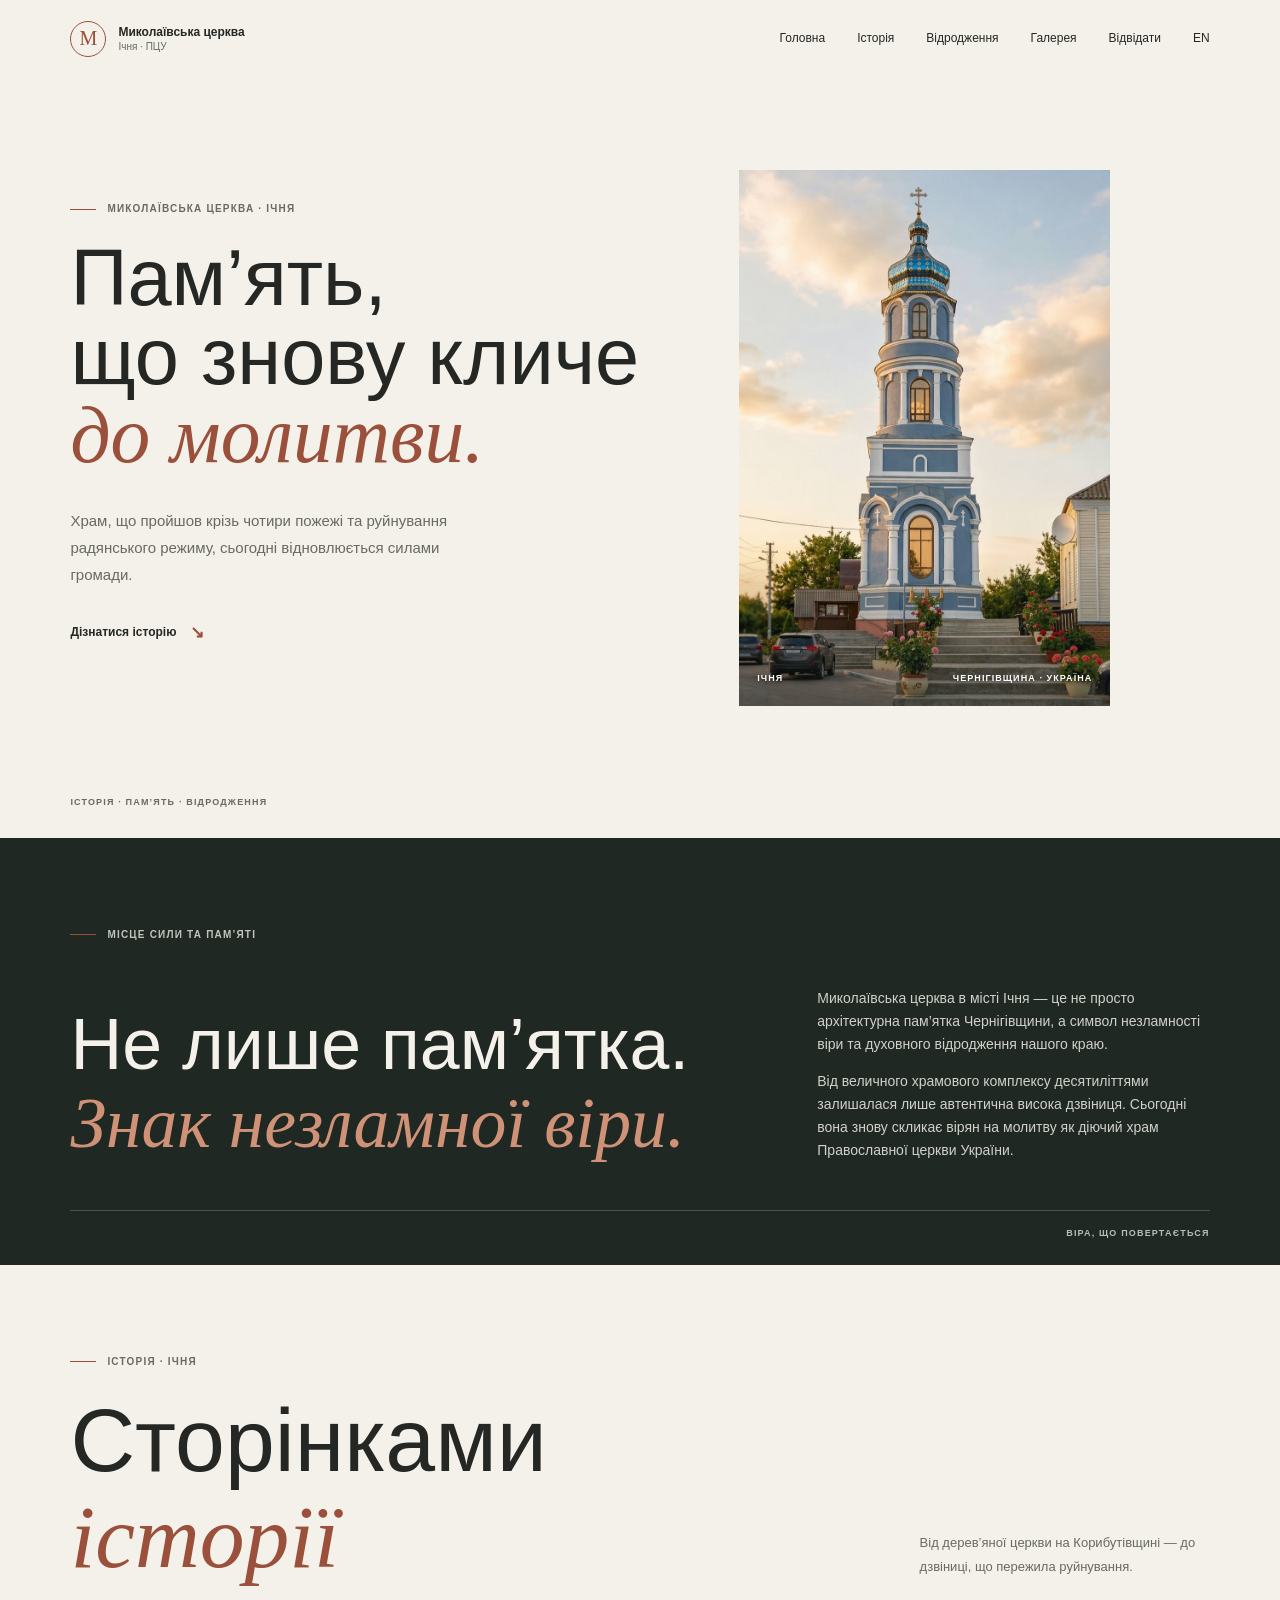
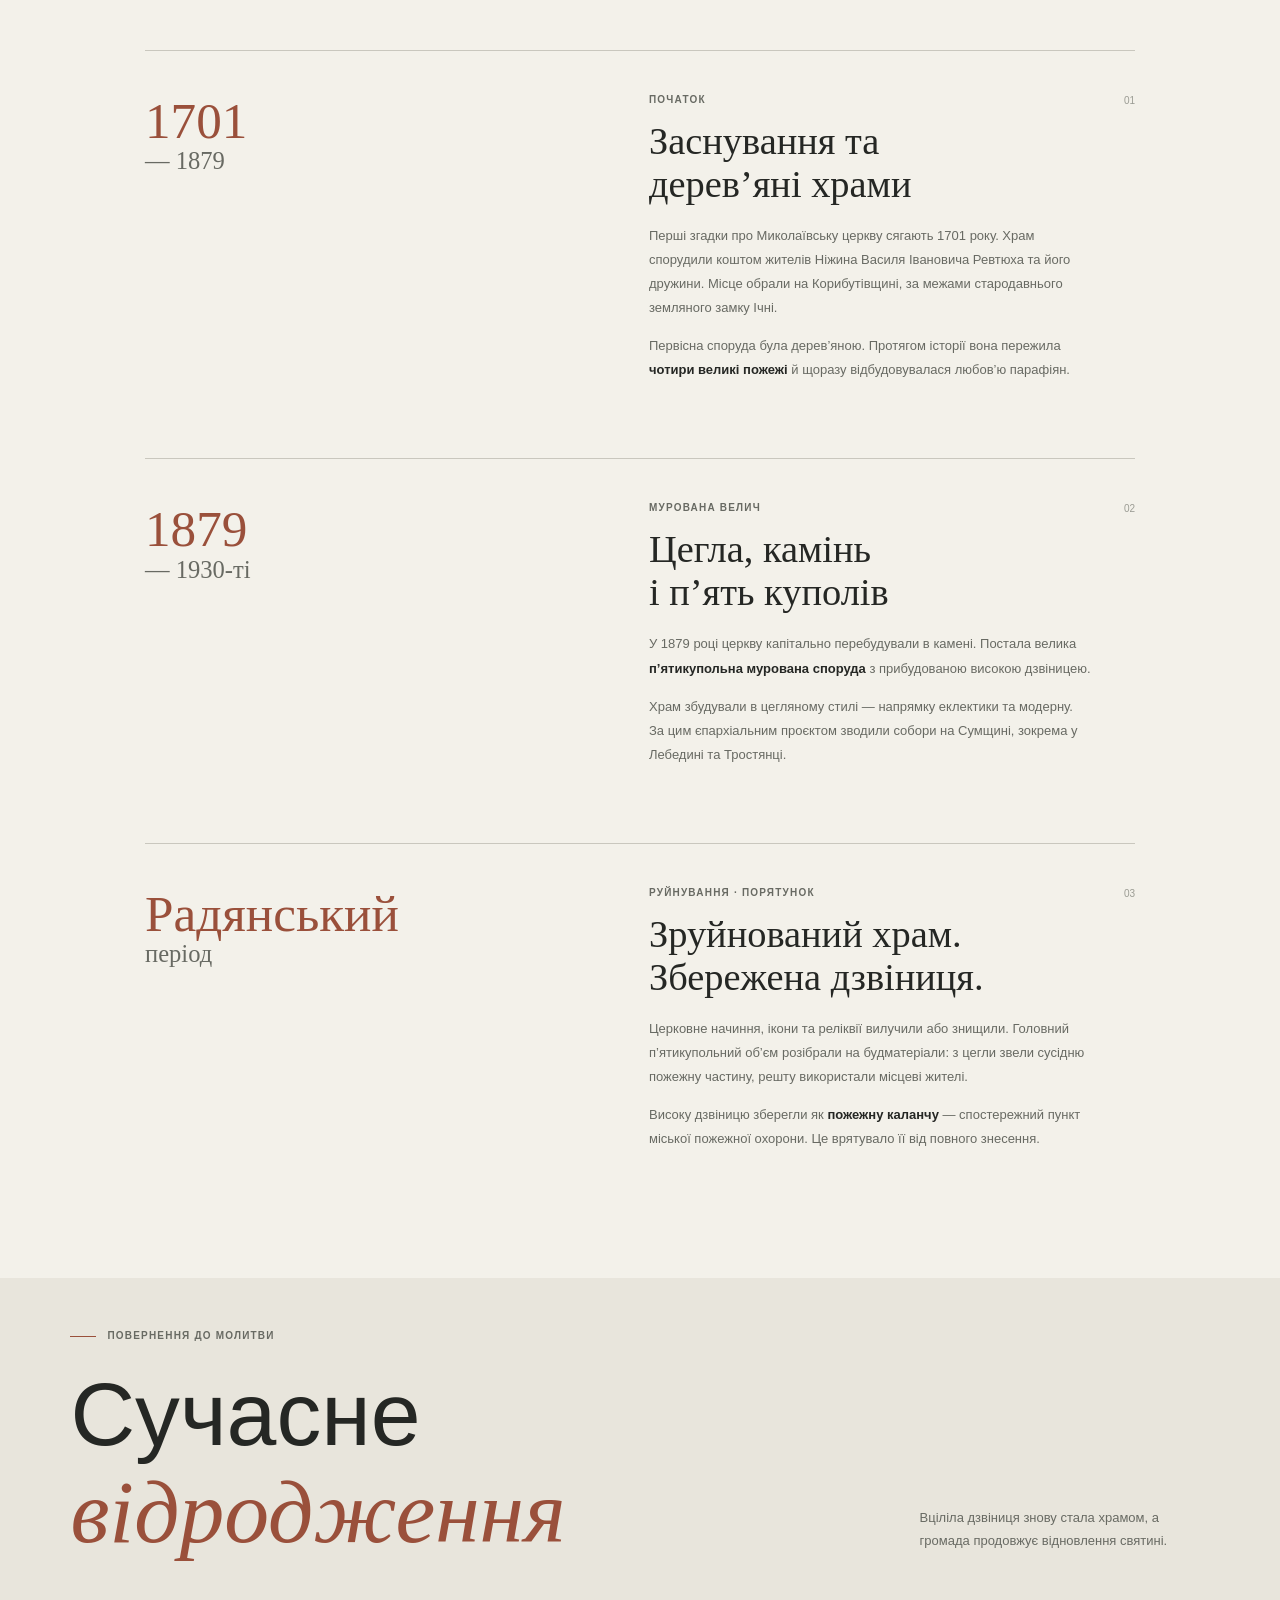
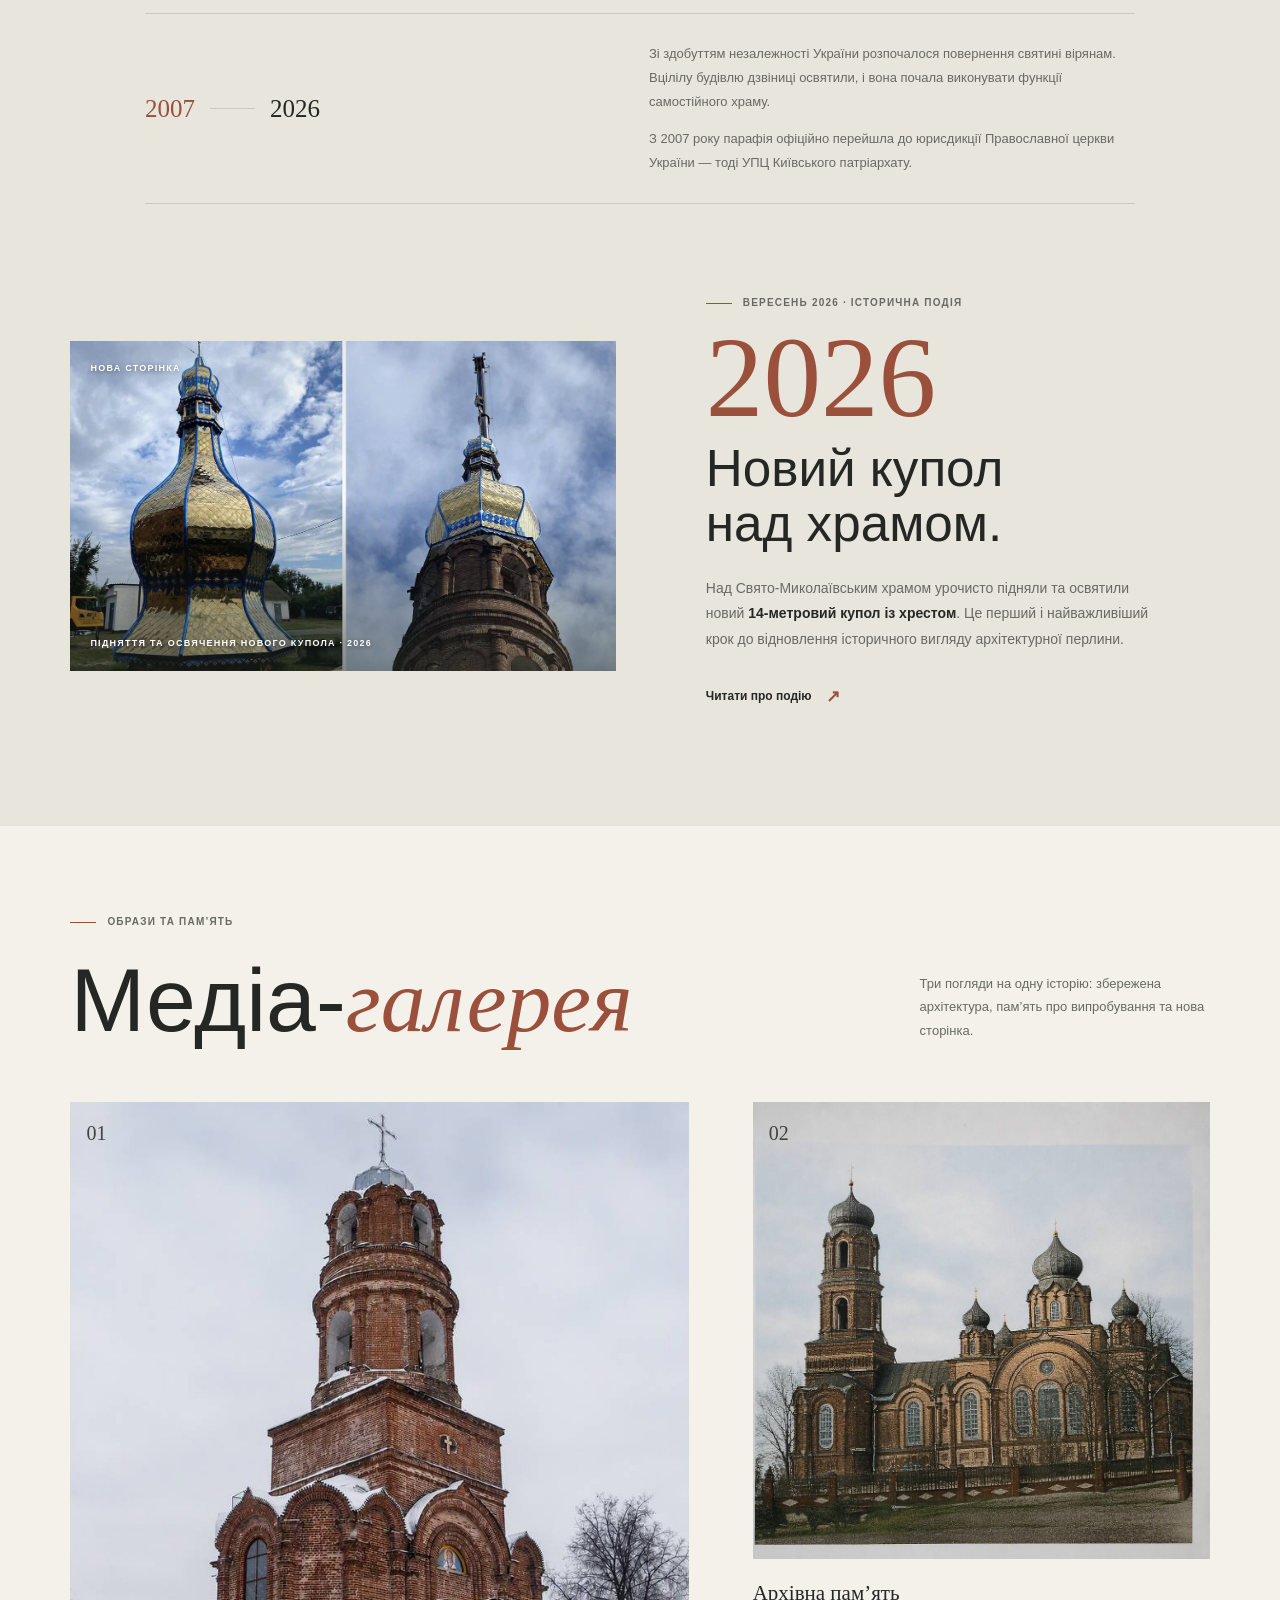
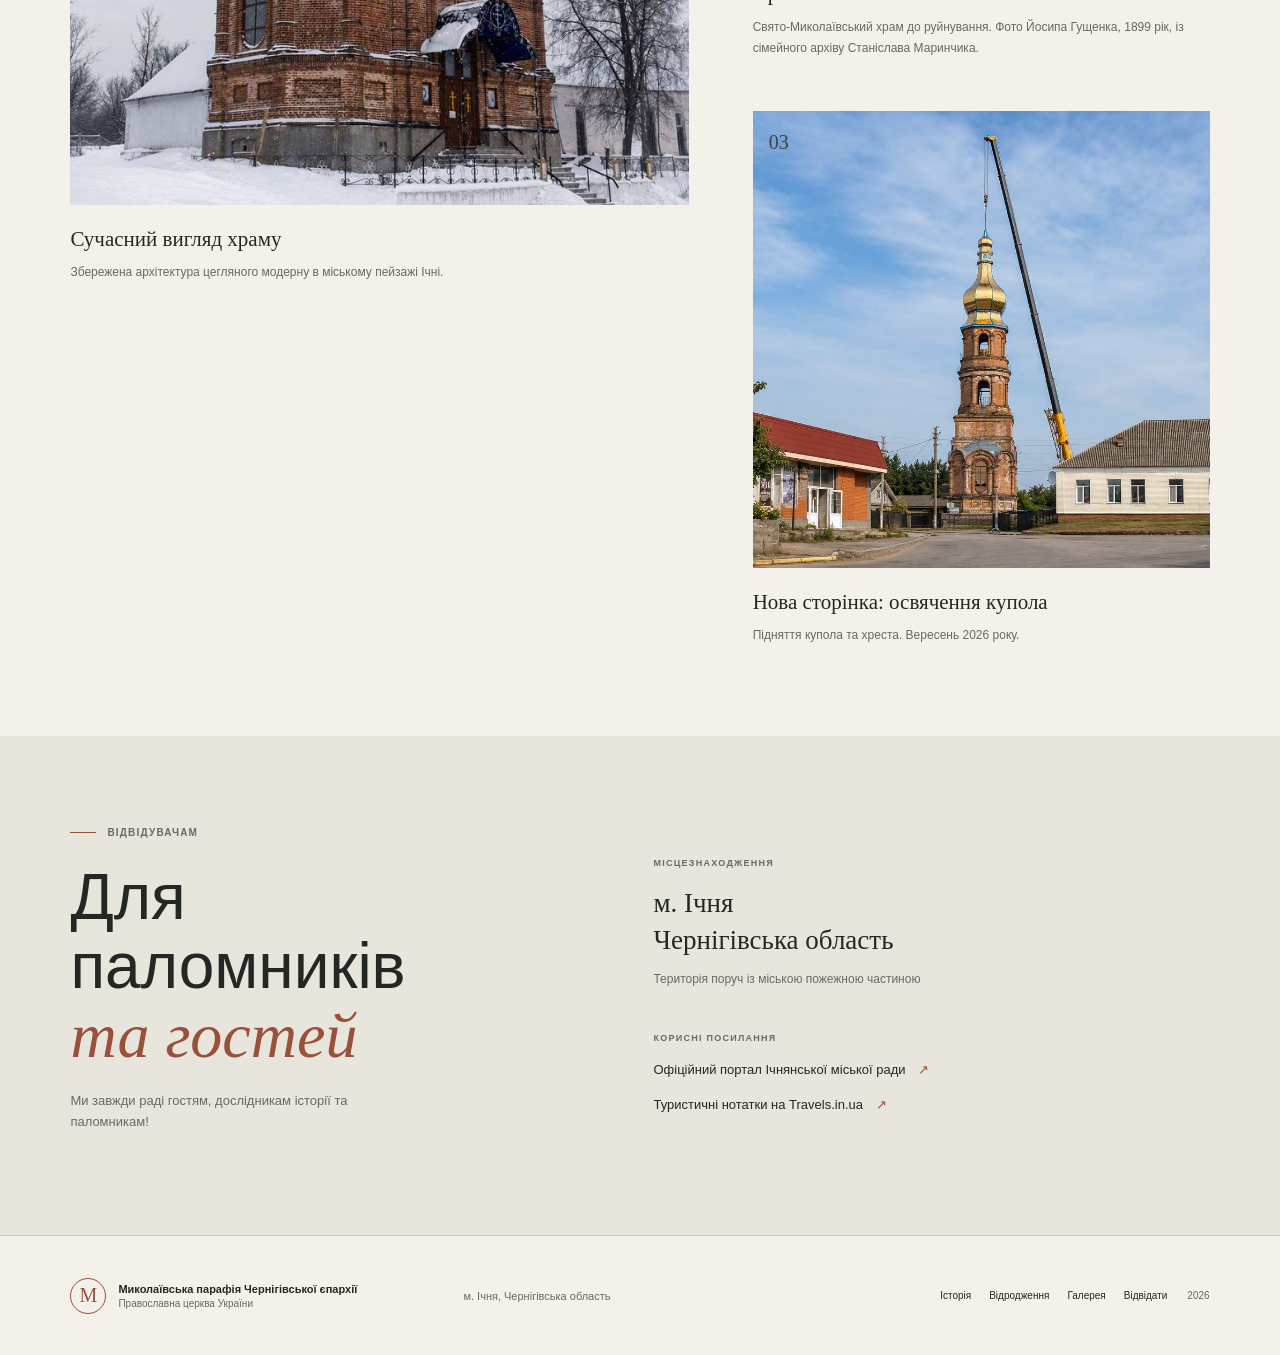
<file: index.html>
<!doctype html>
<html lang="uk">
<head>
  <meta charset="utf-8">
  <meta name="viewport" content="width=device-width, initial-scale=1">
  <meta name="theme-color" content="#f3f1ea">
  <title>Миколаївська церква ПЦУ — Ічня | Історія та відродження</title>
  <meta name="description" content="Історія Миколаївської церкви в Ічні, Чернігівщина: від перших згадок 1701 року до відродження парафії та освячення нового купола у 2026 році.">
  <link rel="canonical" href="https://example.org/">
  <meta property="og:type" content="website">
  <meta property="og:locale" content="uk_UA">
  <meta property="og:title" content="Миколаївська церква ПЦУ — Ічня">
  <meta property="og:description" content="Історія храму, що пережив руйнування, зберіг дзвіницю та відроджується силами громади.">
  <meta name="twitter:card" content="summary">
  <script type="application/ld+json">
    {
      "@context": "https://schema.org",
      "@type": "Church",
      "name": "Парафія Святителя Миколая Чудотворця ПЦУ",
      "address": {
        "@type": "PostalAddress",
        "addressLocality": "Ічня",
        "addressRegion": "Чернігівська область",
        "addressCountry": "UA"
      }
    }
  </script>
  <link rel="stylesheet" href="styles.css">
  <script src="script.js" defer></script>
</head>
<body>
  <a class="skip-link" href="#main">Перейти до змісту</a>
  <header class="site-header" id="top">
    <a class="brand" href="#top" aria-label="Миколаївська церква в Ічні — на головну">
      <span class="brand-mark" aria-hidden="true">М</span>
      <span class="brand-name">Миколаївська церква<span>Ічня · ПЦУ</span></span>
    </a>
    <nav class="desktop-nav" aria-label="Головна навігація">
      <a href="#top">Головна</a>
      <a href="#history">Історія</a>
      <a href="#revival">Відродження</a>
      <a href="#gallery">Галерея</a>
      <a href="#visit">Відвідати</a>
      <a href="index-en.html" lang="en" hreflang="en" aria-label="View this page in English">EN</a>
    </nav>
    <details class="mobile-nav">
      <summary aria-label="Відкрити навігацію"><span></span><span></span></summary>
      <nav aria-label="Мобільна навігація">
        <a href="#top">Головна</a>
        <a href="#history">Історія</a>
        <a href="#revival">Відродження</a>
        <a href="#gallery">Галерея</a>
        <a href="#visit">Відвідати</a>
        <a href="index-en.html" lang="en" hreflang="en">English</a>
      </nav>
    </details>
  </header>

  <main id="main">
    <section class="hero" aria-labelledby="hero-title">
      <div class="hero-copy">
        <p class="eyebrow"><span class="eyebrow-rule"></span> Миколаївська церква · Ічня</p>
        <h1 id="hero-title">Пам’ять,<br>що знову кличе<br><em>до молитви.</em></h1>
        <p class="hero-intro">Храм, що пройшов крізь чотири пожежі та руйнування радянського режиму, сьогодні відновлюється силами громади.</p>
        <a class="text-link hero-link" href="#history">Дізнатися історію <span aria-hidden="true">↘</span></a>
      </div>
      <div class="hero-image">
        <img src="images/hero/church-hero.webp" alt="Миколаївська церква в Ічні з новим синьо-золотим куполом" fetchpriority="high" decoding="async">
        <span class="hero-image-note"><span>ІЧНЯ</span><span>ЧЕРНІГІВЩИНА · УКРАЇНА</span></span>
      </div>
      <div class="hero-bottom"><span>ІСТОРІЯ · ПАМ’ЯТЬ · ВІДРОДЖЕННЯ</span></div>
    </section>

    <section class="identity section-pad" id="identity" aria-labelledby="identity-title">
      <p class="eyebrow reveal"><span class="eyebrow-rule"></span> Місце сили та пам’яті</p>
      <div class="identity-content reveal">
        <h2 id="identity-title">Не лише пам’ятка.<br><em>Знак незламної віри.</em></h2>
        <div class="identity-text">
          <p>Миколаївська церква в місті Ічня — це не просто архітектурна пам’ятка Чернігівщини, а символ незламності віри та духовного відродження нашого краю.</p>
          <p>Від величного храмового комплексу десятиліттями залишалася лише автентична висока дзвіниця. Сьогодні вона знову скликає вірян на молитву як діючий храм Православної церкви України.</p>
        </div>
      </div>
      <div class="identity-foot"><span>ВІРА, ЩО ПОВЕРТАЄТЬСЯ</span></div>
    </section>

    <section class="history section-pad" id="history" aria-labelledby="history-title">
      <div class="section-heading reveal">
        <p class="eyebrow"><span class="eyebrow-rule"></span> Історія · Ічня</p>
        <h2 id="history-title">Сторінками<br><em>історії</em></h2>
        <p class="heading-aside">Від дерев’яної церкви на Корибутівщині — до дзвіниці, що пережила руйнування.</p>
      </div>
      <div class="timeline">
        <article class="timeline-item reveal">
          <div class="timeline-date"><span>1701</span><span>— 1879</span></div>
          <div class="timeline-copy">
            <p class="eyebrow">Початок</p>
            <h3>Заснування та<br>дерев’яні храми</h3>
            <p>Перші згадки про Миколаївську церкву сягають 1701 року. Храм спорудили коштом жителів Ніжина Василя Івановича Ревтюха та його дружини. Місце обрали на Корибутівщині, за межами стародавнього земляного замку Ічні.</p>
            <p>Первісна споруда була дерев’яною. Протягом історії вона пережила <strong>чотири великі пожежі</strong> й щоразу відбудовувалася любов’ю парафіян.</p>
            <span class="timeline-marker" aria-hidden="true">01</span>
          </div>
        </article>
        <article class="timeline-item reveal">
          <div class="timeline-date"><span>1879</span><span>— 1930-ті</span></div>
          <div class="timeline-copy">
            <p class="eyebrow">Мурована велич</p>
            <h3>Цегла, камінь<br>і п’ять куполів</h3>
            <p>У 1879 році церкву капітально перебудували в камені. Постала велика <strong>п’ятикупольна мурована споруда</strong> з прибудованою високою дзвіницею.</p>
            <p>Храм збудували в цегляному стилі — напрямку еклектики та модерну. За цим єпархіальним проєктом зводили собори на Сумщині, зокрема у Лебедині та Тростянці.</p>
            <span class="timeline-marker" aria-hidden="true">02</span>
          </div>
        </article>
        <article class="timeline-item reveal">
          <div class="timeline-date"><span>Радянський</span><span>період</span></div>
          <div class="timeline-copy">
            <p class="eyebrow">Руйнування · порятунок</p>
            <h3>Зруйнований храм.<br>Збережена дзвіниця.</h3>
            <p>Церковне начиння, ікони та реліквії вилучили або знищили. Головний п’ятикупольний об’єм розібрали на будматеріали: з цегли звели сусідню пожежну частину, решту використали місцеві жителі.</p>
            <p>Високу дзвіницю зберегли як <strong>пожежну каланчу</strong> — спостережний пункт міської пожежної охорони. Це врятувало її від повного знесення.</p>
            <span class="timeline-marker" aria-hidden="true">03</span>
          </div>
        </article>
      </div>
    </section>

    <section class="revival section-pad" id="revival" aria-labelledby="revival-title">
      <div class="section-heading reveal">
        <p class="eyebrow"><span class="eyebrow-rule"></span> Повернення до молитви</p>
        <h2 id="revival-title">Сучасне<br><em>відродження</em></h2>
        <p class="heading-aside">Вціліла дзвіниця знову стала храмом, а громада продовжує відновлення святині.</p>
      </div>
      <div class="revival-story reveal">
        <div class="revival-years" aria-hidden="true"><span>2007</span><span class="years-rule"></span><span>2026</span></div>
        <div class="revival-copy">
          <p>Зі здобуттям незалежності України розпочалося повернення святині вірянам. Вцілілу будівлю дзвіниці освятили, і вона почала виконувати функції самостійного храму.</p>
          <p>З 2007 року парафія офіційно перейшла до юрисдикції Православної церкви України — тоді УПЦ Київського патріархату.</p>
        </div>
      </div>
      <article class="dome-event reveal">
        <div class="dome-visual">
          <img src="images/revival/dome-consecration-2026.webp" alt="Встановлення нового купола на дзвіницю Миколаївської церкви в Ічні, 2026 рік" loading="lazy" decoding="async">
          <span class="dome-visual-label">НОВА СТОРІНКА</span>
          <span class="dome-visual-caption">ПІДНЯТТЯ ТА ОСВЯЧЕННЯ НОВОГО КУПОЛА · 2026</span>
        </div>
        <div class="dome-copy">
          <p class="eyebrow"><span class="eyebrow-rule"></span> Вересень 2026 · Історична подія</p>
          <p class="dome-year">2026</p>
          <h3>Новий купол<br>над храмом.</h3>
          <p>Над Свято-Миколаївським храмом урочисто підняли та освятили новий <strong>14-метровий купол із хрестом</strong>. Це перший і найважливіший крок до відновлення історичного вигляду архітектурної перлини.</p>
          <a class="text-link" href="https://cheline.com.ua/news/society/v-ichnya-nad-svyato-mikolayivskim-hramom-urochisto-pidnyali-kupol-518323" target="_blank" rel="noopener noreferrer">Читати про подію <span aria-hidden="true">↗</span></a>
        </div>
      </article>
    </section>

    <section class="gallery section-pad" id="gallery" aria-labelledby="gallery-title">
      <div class="section-heading gallery-heading reveal">
        <p class="eyebrow"><span class="eyebrow-rule"></span> Образи та пам’ять</p>
        <h2 id="gallery-title">Медіа-<em>галерея</em></h2>
        <p class="heading-aside">Три погляди на одну історію: збережена архітектура, пам’ять про випробування та нова сторінка.</p>
      </div>
      <div class="gallery-grid">
        <figure class="gallery-item gallery-modern reveal">
          <div class="gallery-image"><img src="images/gallery/church-modern-01.webp" alt="Миколаївська церква в Ічні взимку, збережена дзвіниця з цегли" loading="lazy" decoding="async"><span class="gallery-index">01</span></div>
          <figcaption><h3>Сучасний вигляд храму</h3><p>Збережена архітектура цегляного модерну в міському пейзажі Ічні.</p></figcaption>
        </figure>
        <figure class="gallery-item gallery-archive reveal">
          <div class="gallery-image"><img src="images/archive/church-archive-01.webp" alt="Архівна світлина Свято-Миколаївського храму в Ічні з п’ятьма куполами. Фото Йосипа Гущенка, 1899 рік." loading="lazy" decoding="async"><span class="gallery-index">02</span></div>
          <figcaption><h3>Архівна пам’ять</h3><p>Свято-Миколаївський храм до руйнування. Фото Йосипа Гущенка, 1899 рік, із сімейного архіву Станіслава Маринчика.</p></figcaption>
        </figure>
        <figure class="gallery-item gallery-dome reveal">
          <div class="gallery-image"><img src="images/gallery/dome-2026-1.webp" alt="Дзвіниця Миколаївської церкви в Ічні з новим куполом під час робіт із його встановлення" loading="lazy" decoding="async"><span class="gallery-index">03</span></div>
          <figcaption><h3>Нова сторінка: освячення купола</h3><p>Підняття купола та хреста. Вересень 2026 року.</p></figcaption>
        </figure>
      </div>
    </section>

    <section class="visit section-pad" id="visit" aria-labelledby="visit-title">
      <div class="visit-heading reveal">
        <p class="eyebrow"><span class="eyebrow-rule"></span> Відвідувачам</p>
        <h2 id="visit-title">Для паломників<br><em>та гостей</em></h2>
        <p>Ми завжди раді гостям, дослідникам історії та паломникам!</p>
      </div>
      <div class="visit-details reveal">
        <div class="visit-place"><span class="visit-label">МІСЦЕЗНАХОДЖЕННЯ</span><p>м. Ічня<br>Чернігівська область</p><span class="visit-note">Територія поруч із міською пожежною частиною</span></div>
        <div class="visit-links"><span class="visit-label">КОРИСНІ ПОСИЛАННЯ</span>
          <a href="https://ichnya.cg.gov.ua/index.php?id=349293&amp;tp=page" target="_blank" rel="noopener noreferrer">Офіційний портал Ічнянської міської ради <span aria-hidden="true">↗</span></a>
          <a href="https://travels.in.ua/map.php/object/2792/tserkva-svyatoho-mykolaya" target="_blank" rel="noopener noreferrer">Туристичні нотатки на Travels.in.ua <span aria-hidden="true">↗</span></a>
        </div>
      </div>
    </section>
  </main>

  <footer class="site-footer">
    <a class="brand footer-brand" href="#top">
      <span class="brand-mark" aria-hidden="true">М</span>
      <span class="brand-name">Миколаївська парафія Чернігівської єпархії<span>Православна церква України</span></span>
    </a>
    <p class="footer-place">м. Ічня, Чернігівська область</p>
    <nav class="footer-nav" aria-label="Навігація внизу сторінки">
      <a href="#history">Історія</a><a href="#revival">Відродження</a><a href="#gallery">Галерея</a><a href="#visit">Відвідати</a>
    </nav>
    <span class="footer-year">2026</span>
  </footer>
</body>
</html>
</file>
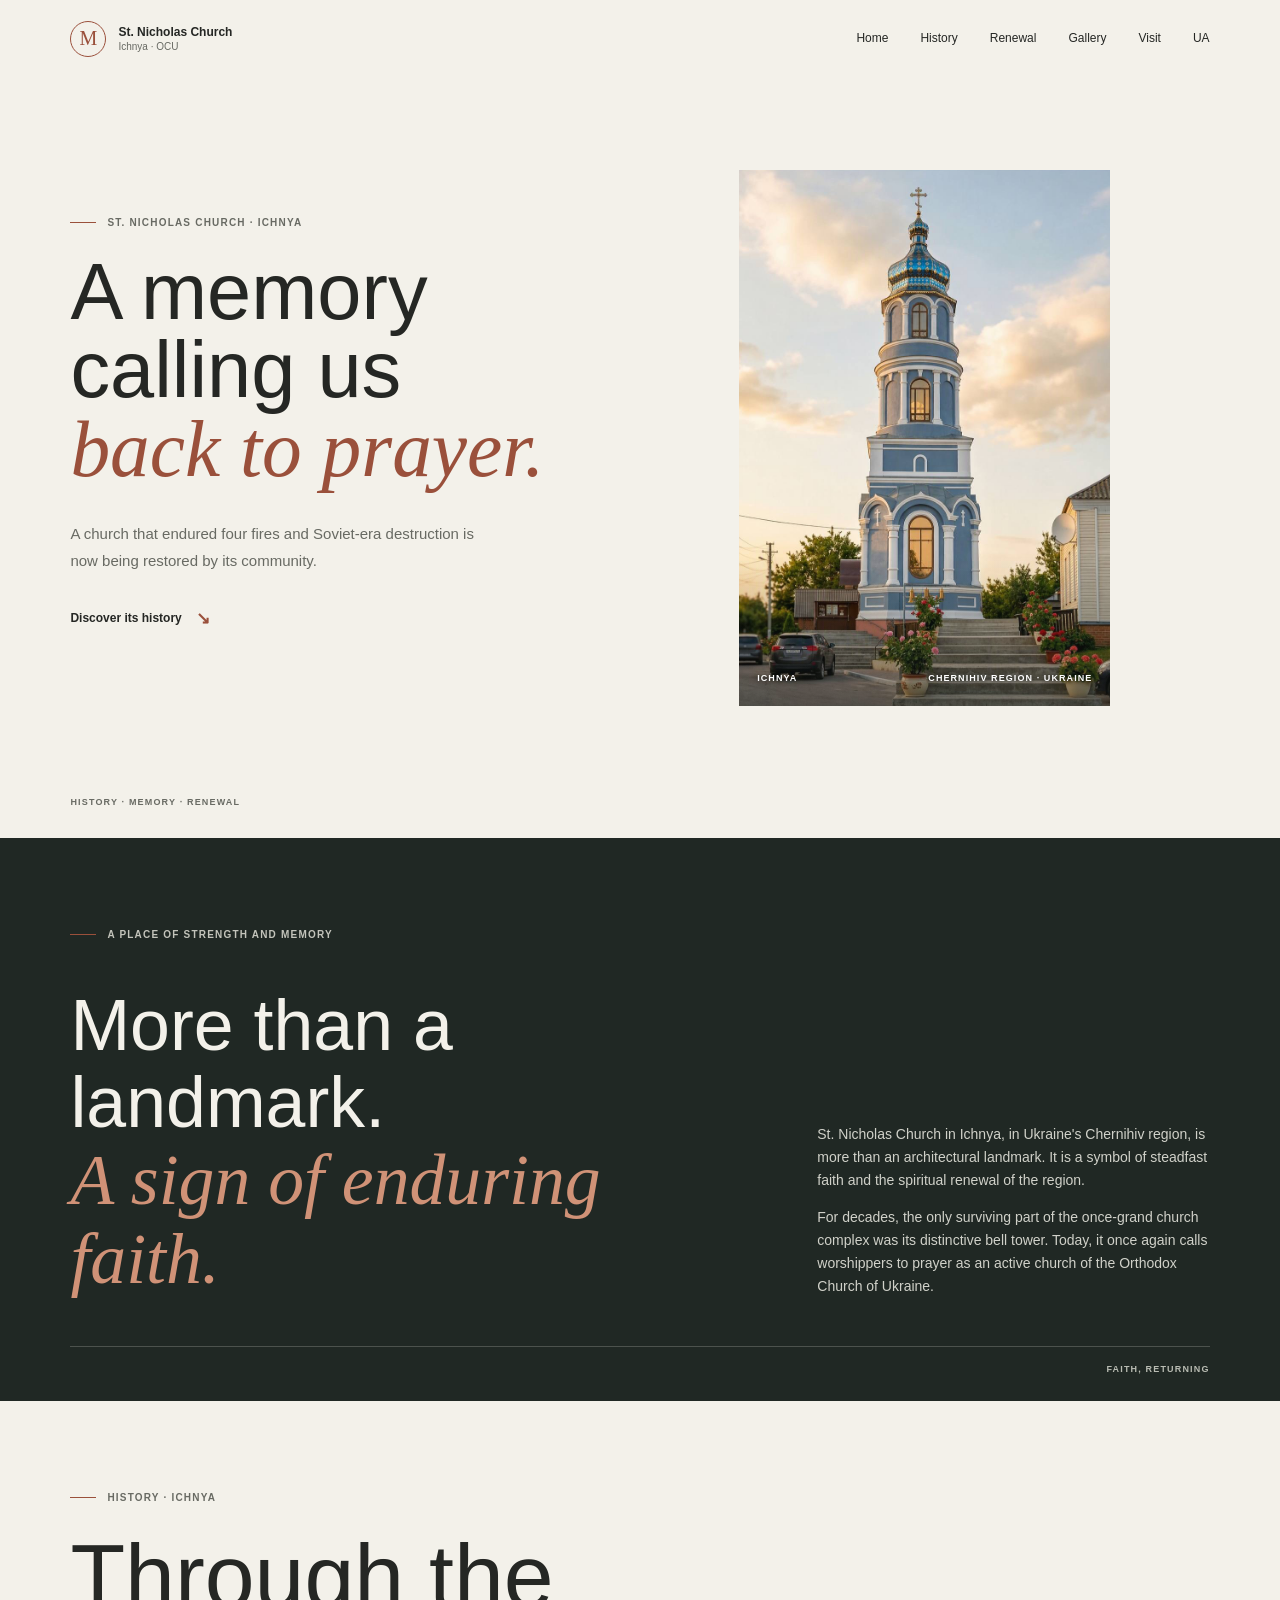
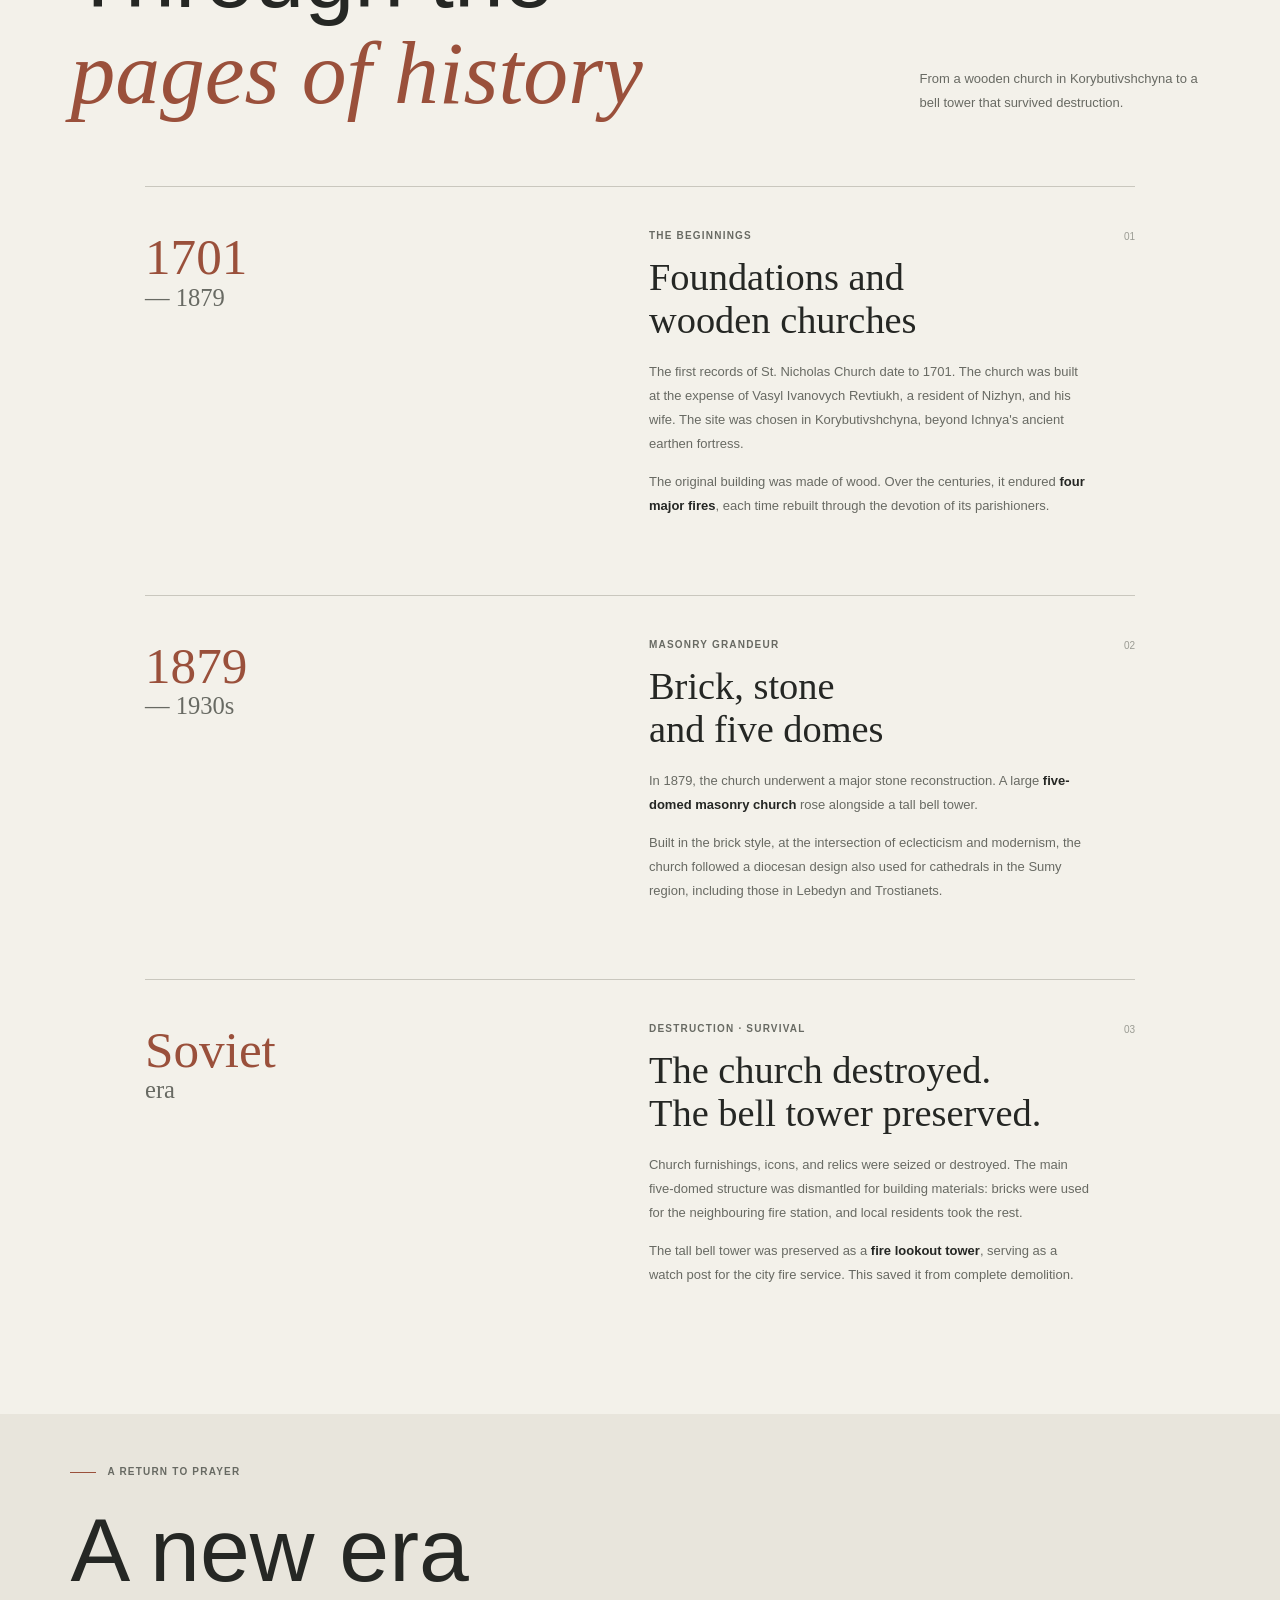
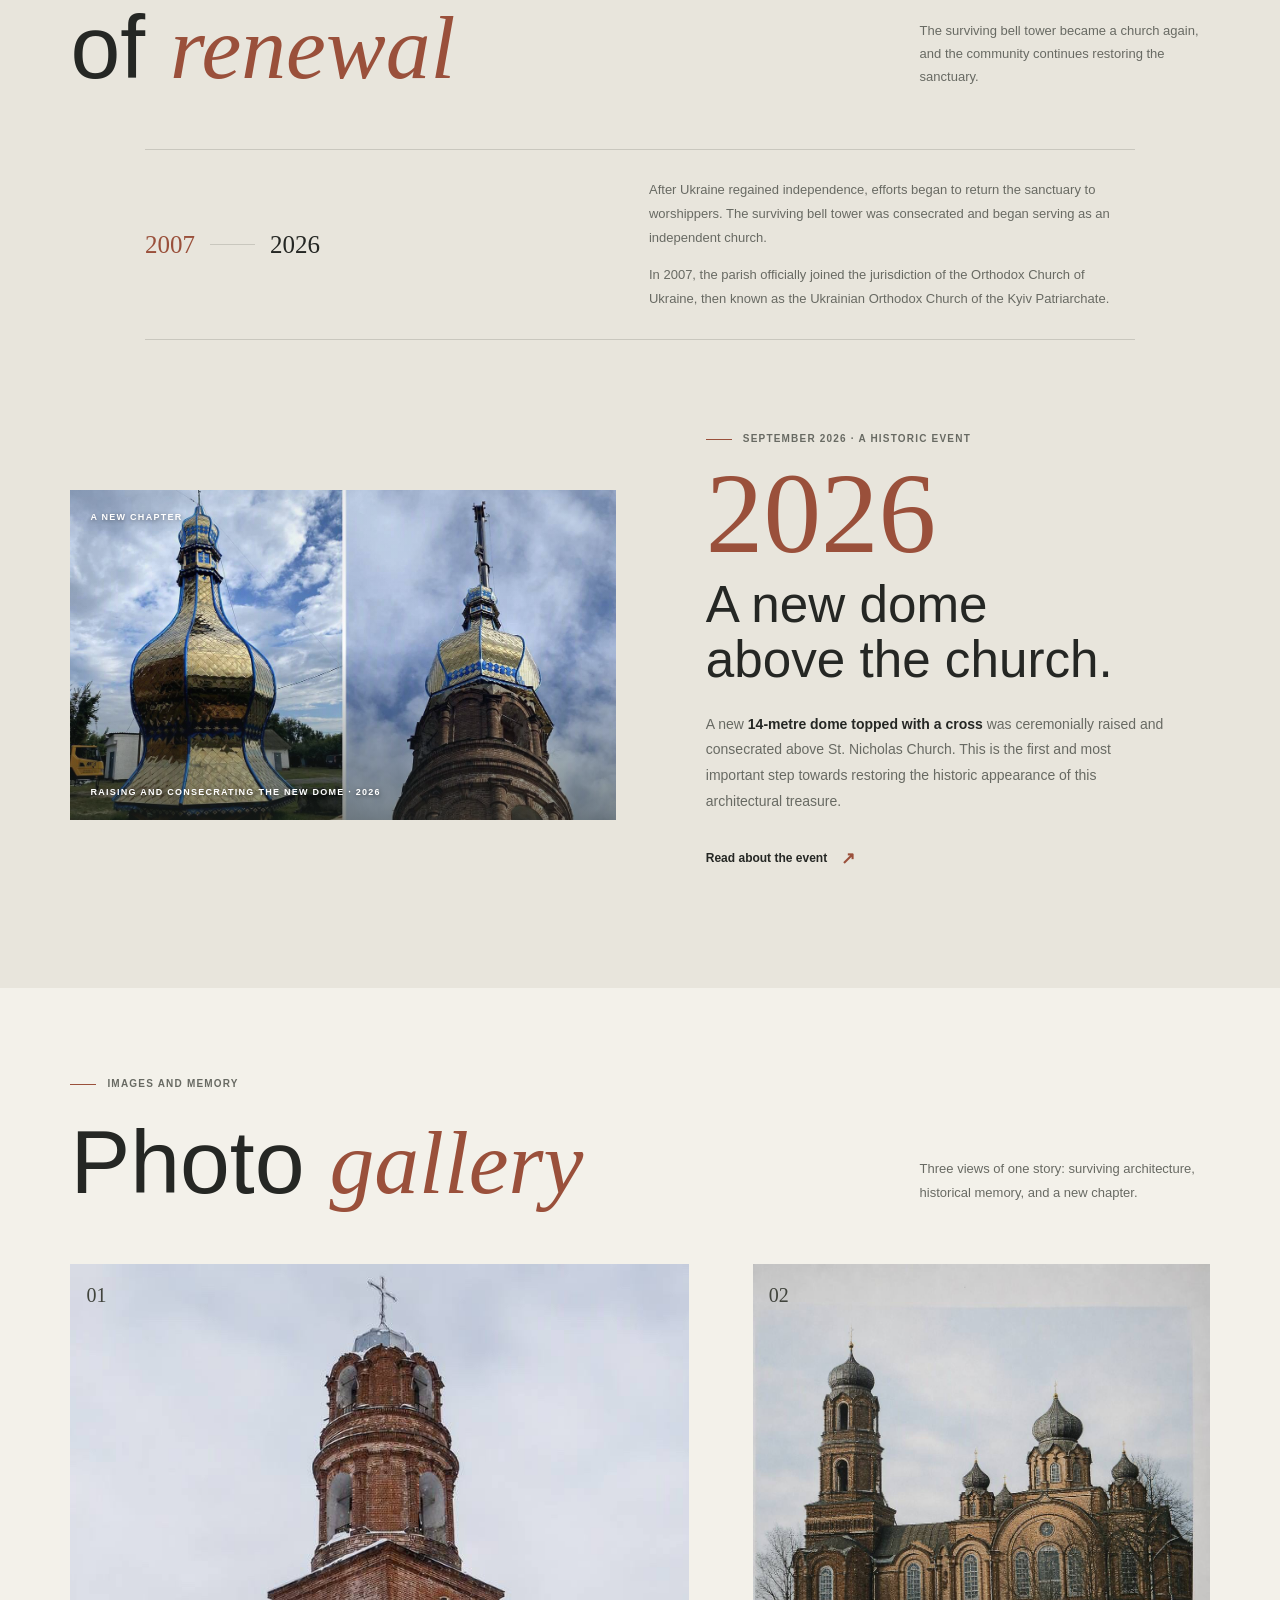
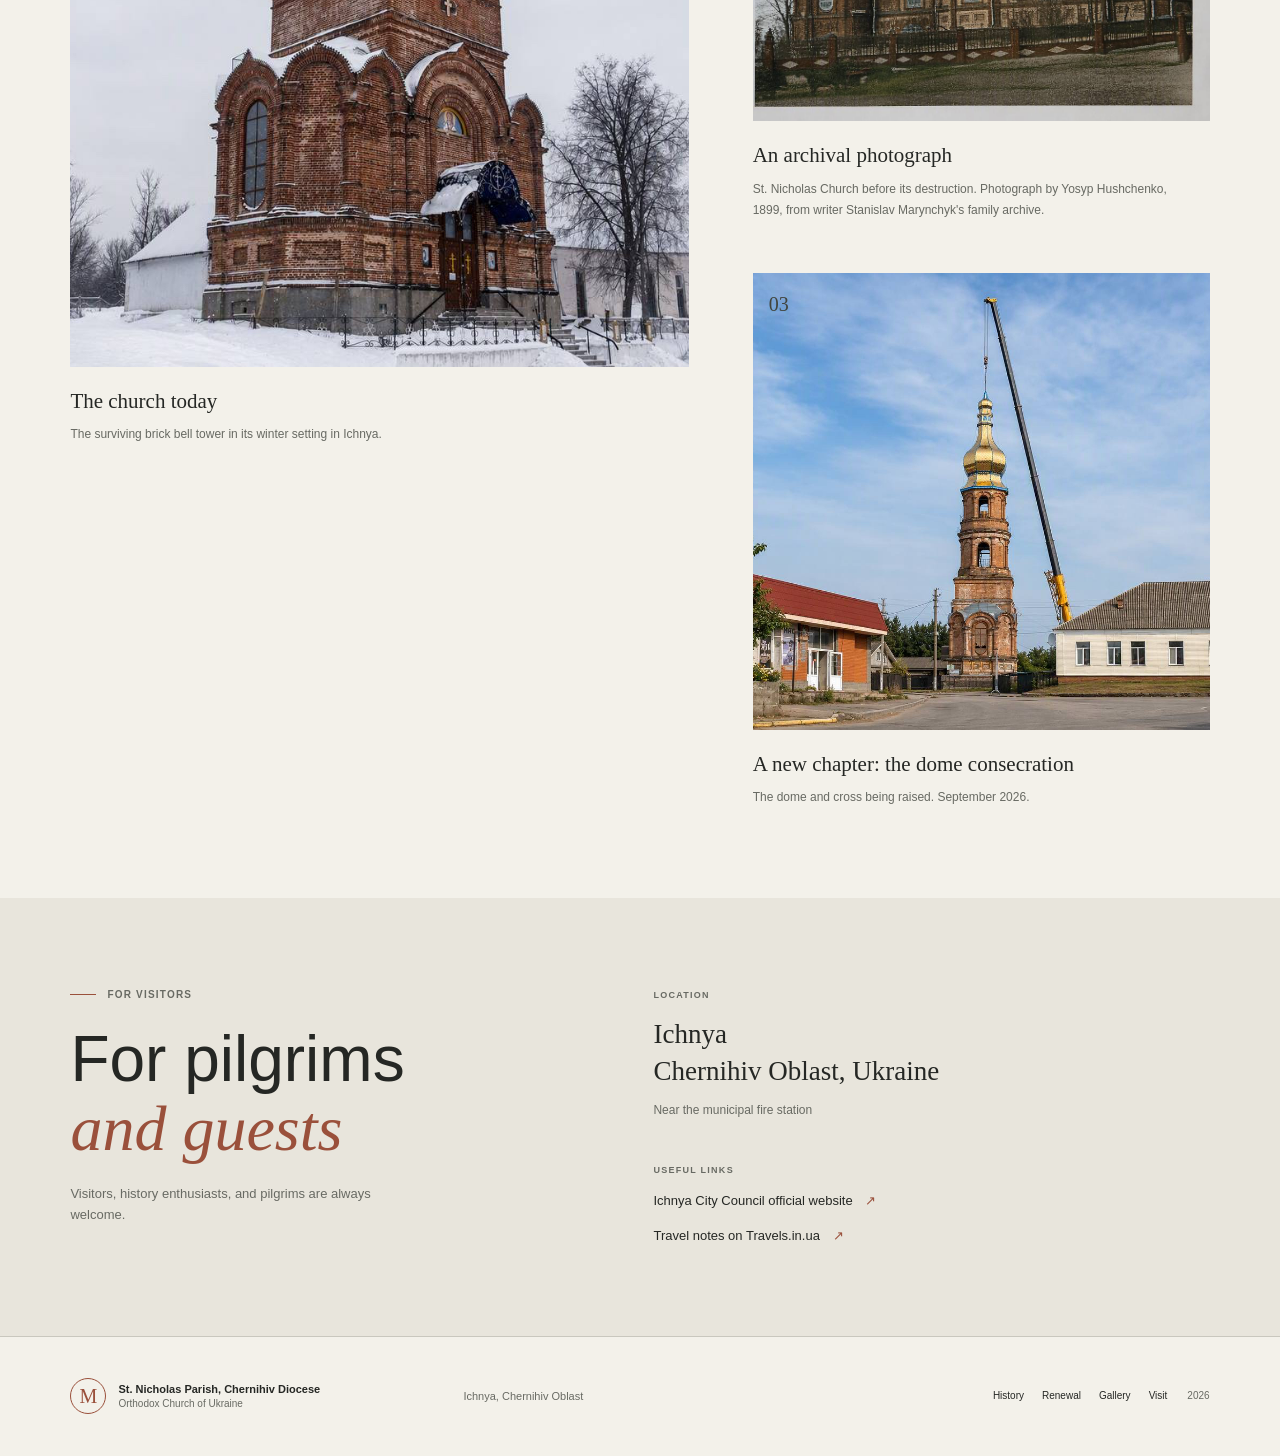
<file: index-en.html>
<!doctype html>
<html lang="en" class="english-page">
<head>
  <meta charset="utf-8">
  <meta name="viewport" content="width=device-width, initial-scale=1">
  <meta name="theme-color" content="#f3f1ea">
  <title>St. Nicholas Church in Ichnya | History and Renewal</title>
  <meta name="description" content="Discover the history of St. Nicholas Church in Ichnya, Ukraine, from its first records in 1701 to the parish's revival and the consecration of a new dome in 2026.">
  <link rel="canonical" href="https://example.org/index-en.html">
  <meta property="og:type" content="website">
  <meta property="og:locale" content="en_US">
  <meta property="og:title" content="St. Nicholas Church in Ichnya">
  <meta property="og:description" content="The story of a church that endured destruction, preserved its bell tower, and is being renewed by its community.">
  <meta name="twitter:card" content="summary">
  <script type="application/ld+json">
    {
      "@context": "https://schema.org",
      "@type": "Church",
      "name": "Parish of St. Nicholas the Wonderworker, Orthodox Church of Ukraine",
      "address": {
        "@type": "PostalAddress",
        "addressLocality": "Ichnya",
        "addressRegion": "Chernihiv Oblast",
        "addressCountry": "UA"
      }
    }
  </script>
  <link rel="stylesheet" href="styles.css">
  <script src="script.js" defer></script>
</head>
<body>
  <a class="skip-link" href="#main">Skip to content</a>
  <header class="site-header" id="top">
    <a class="brand" href="#top" aria-label="St. Nicholas Church in Ichnya, home">
      <span class="brand-mark" aria-hidden="true">М</span>
      <span class="brand-name">St. Nicholas Church<span>Ichnya · OCU</span></span>
    </a>
    <nav class="desktop-nav" aria-label="Main navigation">
      <a href="#top">Home</a>
      <a href="#history">History</a>
      <a href="#revival">Renewal</a>
      <a href="#gallery">Gallery</a>
      <a href="#visit">Visit</a>
      <a href="index.html" lang="uk" hreflang="uk" aria-label="Переглянути українською">UA</a>
    </nav>
    <details class="mobile-nav">
      <summary aria-label="Open navigation"><span></span><span></span></summary>
      <nav aria-label="Mobile navigation">
        <a href="#top">Home</a>
        <a href="#history">History</a>
        <a href="#revival">Renewal</a>
        <a href="#gallery">Gallery</a>
        <a href="#visit">Visit</a>
        <a href="index.html" lang="uk" hreflang="uk">Українська</a>
      </nav>
    </details>
  </header>

  <main id="main">
    <section class="hero" aria-labelledby="hero-title">
      <div class="hero-copy">
        <p class="eyebrow"><span class="eyebrow-rule"></span> St. Nicholas Church · Ichnya</p>
        <h1 id="hero-title">A memory<br>calling us<br><em>back to prayer.</em></h1>
        <p class="hero-intro">A church that endured four fires and Soviet-era destruction is now being restored by its community.</p>
        <a class="text-link hero-link" href="#history">Discover its history <span aria-hidden="true">↘</span></a>
      </div>
      <div class="hero-image">
        <img src="images/hero/church-hero.webp" alt="St. Nicholas Church in Ichnya with its new blue-and-gold dome" fetchpriority="high" decoding="async">
        <span class="hero-image-note"><span>ICHNYA</span><span>CHERNIHIV REGION · UKRAINE</span></span>
      </div>
      <div class="hero-bottom"><span>HISTORY · MEMORY · RENEWAL</span></div>
    </section>

    <section class="identity section-pad" id="identity" aria-labelledby="identity-title">
      <p class="eyebrow reveal"><span class="eyebrow-rule"></span> A place of strength and memory</p>
      <div class="identity-content reveal">
        <h2 id="identity-title">More than a landmark.<br><em>A sign of enduring faith.</em></h2>
        <div class="identity-text">
          <p>St. Nicholas Church in Ichnya, in Ukraine's Chernihiv region, is more than an architectural landmark. It is a symbol of steadfast faith and the spiritual renewal of the region.</p>
          <p>For decades, the only surviving part of the once-grand church complex was its distinctive bell tower. Today, it once again calls worshippers to prayer as an active church of the Orthodox Church of Ukraine.</p>
        </div>
      </div>
      <div class="identity-foot"><span>FAITH, RETURNING</span></div>
    </section>

    <section class="history section-pad" id="history" aria-labelledby="history-title">
      <div class="section-heading reveal">
        <p class="eyebrow"><span class="eyebrow-rule"></span> History · Ichnya</p>
        <h2 id="history-title">Through the<br><em>pages of history</em></h2>
        <p class="heading-aside">From a wooden church in Korybutivshchyna to a bell tower that survived destruction.</p>
      </div>
      <div class="timeline">
        <article class="timeline-item reveal">
          <div class="timeline-date"><span>1701</span><span>— 1879</span></div>
          <div class="timeline-copy">
            <p class="eyebrow">The beginnings</p>
            <h3>Foundations and<br>wooden churches</h3>
            <p>The first records of St. Nicholas Church date to 1701. The church was built at the expense of Vasyl Ivanovych Revtiukh, a resident of Nizhyn, and his wife. The site was chosen in Korybutivshchyna, beyond Ichnya's ancient earthen fortress.</p>
            <p>The original building was made of wood. Over the centuries, it endured <strong>four major fires</strong>, each time rebuilt through the devotion of its parishioners.</p>
            <span class="timeline-marker" aria-hidden="true">01</span>
          </div>
        </article>
        <article class="timeline-item reveal">
          <div class="timeline-date"><span>1879</span><span>— 1930s</span></div>
          <div class="timeline-copy">
            <p class="eyebrow">Masonry grandeur</p>
            <h3>Brick, stone<br>and five domes</h3>
            <p>In 1879, the church underwent a major stone reconstruction. A large <strong>five-domed masonry church</strong> rose alongside a tall bell tower.</p>
            <p>Built in the brick style, at the intersection of eclecticism and modernism, the church followed a diocesan design also used for cathedrals in the Sumy region, including those in Lebedyn and Trostianets.</p>
            <span class="timeline-marker" aria-hidden="true">02</span>
          </div>
        </article>
        <article class="timeline-item reveal">
          <div class="timeline-date"><span>Soviet</span><span>era</span></div>
          <div class="timeline-copy">
            <p class="eyebrow">Destruction · survival</p>
            <h3>The church destroyed.<br>The bell tower preserved.</h3>
            <p>Church furnishings, icons, and relics were seized or destroyed. The main five-domed structure was dismantled for building materials: bricks were used for the neighbouring fire station, and local residents took the rest.</p>
            <p>The tall bell tower was preserved as a <strong>fire lookout tower</strong>, serving as a watch post for the city fire service. This saved it from complete demolition.</p>
            <span class="timeline-marker" aria-hidden="true">03</span>
          </div>
        </article>
      </div>
    </section>

    <section class="revival section-pad" id="revival" aria-labelledby="revival-title">
      <div class="section-heading reveal">
        <p class="eyebrow"><span class="eyebrow-rule"></span> A return to prayer</p>
        <h2 id="revival-title">A new era<br>of <em>renewal</em></h2>
        <p class="heading-aside">The surviving bell tower became a church again, and the community continues restoring the sanctuary.</p>
      </div>
      <div class="revival-story reveal">
        <div class="revival-years" aria-hidden="true"><span>2007</span><span class="years-rule"></span><span>2026</span></div>
        <div class="revival-copy">
          <p>After Ukraine regained independence, efforts began to return the sanctuary to worshippers. The surviving bell tower was consecrated and began serving as an independent church.</p>
          <p>In 2007, the parish officially joined the jurisdiction of the Orthodox Church of Ukraine, then known as the Ukrainian Orthodox Church of the Kyiv Patriarchate.</p>
        </div>
      </div>
      <article class="dome-event reveal">
        <div class="dome-visual">
          <img src="images/revival/dome-consecration-2026.webp" alt="The new dome being installed on the bell tower of St. Nicholas Church in Ichnya, 2026" loading="lazy" decoding="async">
          <span class="dome-visual-label">A NEW CHAPTER</span>
          <span class="dome-visual-caption">RAISING AND CONSECRATING THE NEW DOME · 2026</span>
        </div>
        <div class="dome-copy">
          <p class="eyebrow"><span class="eyebrow-rule"></span> September 2026 · A historic event</p>
          <p class="dome-year">2026</p>
          <h3>A new dome<br>above the church.</h3>
          <p>A new <strong>14-metre dome topped with a cross</strong> was ceremonially raised and consecrated above St. Nicholas Church. This is the first and most important step towards restoring the historic appearance of this architectural treasure.</p>
          <a class="text-link" href="https://cheline.com.ua/news/society/v-ichnya-nad-svyato-mikolayivskim-hramom-urochisto-pidnyali-kupol-518323" target="_blank" rel="noopener noreferrer">Read about the event <span aria-hidden="true">↗</span></a>
        </div>
      </article>
    </section>

    <section class="gallery section-pad" id="gallery" aria-labelledby="gallery-title">
      <div class="section-heading gallery-heading reveal">
        <p class="eyebrow"><span class="eyebrow-rule"></span> Images and memory</p>
        <h2 id="gallery-title">Photo <em>gallery</em></h2>
        <p class="heading-aside">Three views of one story: surviving architecture, historical memory, and a new chapter.</p>
      </div>
      <div class="gallery-grid">
        <figure class="gallery-item gallery-modern reveal">
          <div class="gallery-image"><img src="images/gallery/church-modern-01.webp" alt="St. Nicholas Church in Ichnya in winter, with its surviving brick bell tower" loading="lazy" decoding="async"><span class="gallery-index">01</span></div>
          <figcaption><h3>The church today</h3><p>The surviving brick bell tower in its winter setting in Ichnya.</p></figcaption>
        </figure>
        <figure class="gallery-item gallery-archive reveal">
          <div class="gallery-image"><img src="images/archive/church-archive-01.webp" alt="Archival photograph of St. Nicholas Church in Ichnya with five domes. Photograph by Yosyp Hushchenko, 1899." loading="lazy" decoding="async"><span class="gallery-index">02</span></div>
          <figcaption><h3>An archival photograph</h3><p>St. Nicholas Church before its destruction. Photograph by Yosyp Hushchenko, 1899, from writer Stanislav Marynchyk's family archive.</p></figcaption>
        </figure>
        <figure class="gallery-item gallery-dome reveal">
          <div class="gallery-image"><img src="images/gallery/dome-2026-1.webp" alt="The bell tower of St. Nicholas Church in Ichnya as its new dome is installed" loading="lazy" decoding="async"><span class="gallery-index">03</span></div>
          <figcaption><h3>A new chapter: the dome consecration</h3><p>The dome and cross being raised. September 2026.</p></figcaption>
        </figure>
      </div>
    </section>

    <section class="visit section-pad" id="visit" aria-labelledby="visit-title">
      <div class="visit-heading reveal">
        <p class="eyebrow"><span class="eyebrow-rule"></span> For visitors</p>
        <h2 id="visit-title">For pilgrims<br><em>and guests</em></h2>
        <p>Visitors, history enthusiasts, and pilgrims are always welcome.</p>
      </div>
      <div class="visit-details reveal">
        <div class="visit-place"><span class="visit-label">LOCATION</span><p>Ichnya<br>Chernihiv Oblast, Ukraine</p><span class="visit-note">Near the municipal fire station</span></div>
        <div class="visit-links"><span class="visit-label">USEFUL LINKS</span>
          <a href="https://ichnya.cg.gov.ua/index.php?id=349293&amp;tp=page" target="_blank" rel="noopener noreferrer">Ichnya City Council official website <span aria-hidden="true">↗</span></a>
          <a href="https://travels.in.ua/map.php/object/2792/tserkva-svyatoho-mykolaya" target="_blank" rel="noopener noreferrer">Travel notes on Travels.in.ua <span aria-hidden="true">↗</span></a>
        </div>
      </div>
    </section>
  </main>

  <footer class="site-footer">
    <a class="brand footer-brand" href="#top">
      <span class="brand-mark" aria-hidden="true">М</span>
      <span class="brand-name">St. Nicholas Parish, Chernihiv Diocese<span>Orthodox Church of Ukraine</span></span>
    </a>
    <p class="footer-place">Ichnya, Chernihiv Oblast</p>
    <nav class="footer-nav" aria-label="Footer navigation">
      <a href="#history">History</a><a href="#revival">Renewal</a><a href="#gallery">Gallery</a><a href="#visit">Visit</a>
    </nav>
    <span class="footer-year">2026</span>
  </footer>
</body>
</html>
</file>
<file: styles.css>
:root {
  color-scheme: light;
  --paper: #f3f1ea;
  --paper-dark: #e8e5dc;
  --ink: #252724;
  --muted: #686a63;
  --clay: #9a503b;
  --line: #c9c7be;
  --night: #202824;
  --serif: "Iowan Old Style", "Palatino Linotype", "Book Antiqua", Georgia, serif;
  --sans: -apple-system, BlinkMacSystemFont, "Segoe UI", sans-serif;
  --content: 1240px;
  --gutter: max(22px, min(5.5vw, 80px), calc((100vw - var(--content)) / 2));
  --section-space: clamp(72px, 7vw, 108px);
  --ease: cubic-bezier(.2, .65, .25, 1);
}

* { box-sizing: border-box; }
html { scroll-behavior: smooth; scroll-padding-top: 90px; }
body { margin: 0; background: var(--paper); color: var(--ink); font-family: var(--sans); font-size: 16px; line-height: 1.65; -webkit-font-smoothing: antialiased; }
a { color: inherit; }
button, summary, a { -webkit-tap-highlight-color: transparent; }
a:focus-visible, summary:focus-visible { outline: 2px solid var(--clay); outline-offset: 5px; }
::selection { background: #d9b9a9; color: var(--ink); }
.skip-link { position: fixed; z-index: 20; top: 10px; left: 10px; padding: 10px 14px; transform: translateY(-150%); background: var(--paper); color: var(--ink); }
.skip-link:focus { transform: translateY(0); }
.site-header { position: sticky; z-index: 10; top: 0; display: flex; height: 78px; align-items: center; justify-content: space-between; padding: 0 var(--gutter); border-bottom: 1px solid transparent; background: rgba(243, 241, 234, .94); transition: border-color .25s ease, background-color .25s ease; backdrop-filter: blur(12px); }
.site-header.is-scrolled { border-color: var(--line); background: rgba(243, 241, 234, .97); }
.brand { display: inline-flex; align-items: center; gap: 12px; text-decoration: none; }
.brand-mark { display: grid; width: 36px; height: 36px; place-items: center; border: 1px solid var(--clay); border-radius: 50%; color: var(--clay); font-family: var(--serif); font-size: 20px; }
.brand-name { display: grid; font-size: 12px; font-weight: 650; line-height: 1.35; }
.brand-name span { color: var(--muted); font-size: 10px; font-weight: 450; }
.desktop-nav, .footer-nav { display: flex; align-items: center; gap: clamp(16px, 2.5vw, 38px); }
.desktop-nav a, .footer-nav a { position: relative; font-size: 12px; text-decoration: none; }
.desktop-nav a::after, .footer-nav a::after, .text-link::after, .visit-links a::after { position: absolute; right: 0; bottom: -4px; left: 0; height: 1px; transform: scaleX(0); transform-origin: left; background: currentColor; content: ""; transition: transform .25s var(--ease); }
.desktop-nav a:hover::after, .footer-nav a:hover::after, .text-link:hover::after, .visit-links a:hover::after { transform: scaleX(1); }
.mobile-nav { display: none; }
.hero { position: relative; display: grid; min-height: min(760px, calc(100svh - 78px)); grid-template-columns: minmax(0, 1fr) minmax(0, 1fr); align-items: center; overflow: hidden; padding: 65px var(--gutter) 105px; }
.hero-copy { position: relative; z-index: 1; min-width: 0; max-width: 660px; padding: 30px 0 52px; }
.eyebrow { display: flex; align-items: center; gap: 11px; margin: 0 0 23px; color: var(--muted); font-size: 10px; font-weight: 650; letter-spacing: .12em; line-height: 1.4; text-transform: uppercase; }
.eyebrow-rule { width: 26px; height: 1px; flex: 0 0 auto; background: var(--clay); }
h1, h2, h3, p { margin-top: 0; }
.hero h1 { margin: 0; font-size: clamp(3.35rem, 6.2vw, 6.5rem); font-weight: 480; letter-spacing: 0; line-height: .99; }
h1 em, h2 em { color: var(--clay); font-family: var(--serif); font-weight: 400; }
.hero-intro { max-width: 425px; margin: 32px 0 26px; color: var(--muted); font-size: 15px; line-height: 1.8; }
.text-link { position: relative; display: inline-flex; align-items: center; gap: 14px; padding: 5px 0; font-size: 12px; font-weight: 650; text-decoration: none; }
.text-link span { color: var(--clay); font-size: 17px; transition: transform .2s var(--ease); }
.text-link:hover span { transform: translate(2px, -2px); }
.hero-image { position: relative; grid-column: 2; grid-row: 1; justify-self: center; width: clamp(300px, 29vw, 420px); height: auto; aspect-ratio: 887 / 1280; overflow: hidden; background: #d9d5c9; }
.hero-image img { position: absolute; inset: 0; width: 100%; height: 100%; transform: scale(1.02); object-fit: cover; }
.hero-image::before { position: absolute; z-index: 1; inset: 0; background: linear-gradient(180deg, transparent 72%, rgba(32, 40, 36, .42)); content: ""; pointer-events: none; }
.hero-image-note { position: absolute; z-index: 2; right: 18px; bottom: 20px; left: 18px; display: flex; justify-content: space-between; color: #fff; font-size: 9px; font-weight: 650; letter-spacing: .12em; text-shadow: 0 1px 4px rgba(0, 0, 0, .55); }
.hero-bottom { position: absolute; right: var(--gutter); bottom: 28px; left: var(--gutter); display: flex; justify-content: space-between; color: var(--muted); font-size: 9px; font-weight: 650; letter-spacing: .13em; }
.section-pad { padding-right: var(--gutter); padding-left: var(--gutter); }
.identity { padding-top: var(--section-space); padding-bottom: 24px; background: var(--night); color: var(--paper); }
.identity .eyebrow { color: #c3c4bb; }
.identity-content { display: grid; grid-template-columns: 1.15fr .7fr; gap: 8vw; align-items: end; max-width: var(--content); margin: 0 auto; padding: 22px 0 48px; }
.identity h2, .section-heading h2, .visit h2 { margin: 0; font-size: clamp(2.8rem, 5.6vw, 6rem); font-weight: 450; letter-spacing: 0; line-height: 1.08; }
.identity h2 em { color: #d09277; }
.identity-text { max-width: 430px; color: #d0d1c9; font-size: 14px; }
.identity-text p:last-child { margin-bottom: 0; }
.identity-foot { display: flex; justify-content: flex-end; padding-top: 15px; border-top: 1px solid #4c524d; color: #b9bcb3; font-size: 9px; font-weight: 600; letter-spacing: .13em; }
.history { padding-top: var(--section-space); padding-bottom: clamp(48px, 4vw, 64px); }
.section-heading { position: relative; display: grid; max-width: var(--content); grid-template-columns: 1fr .62fr; align-items: end; margin: 0 auto 64px; }
.section-heading .eyebrow { grid-column: 1 / -1; }
.section-heading h2 { font-size: clamp(3.5rem, 7vw, 7rem); }
.heading-aside { max-width: 290px; margin: 0 0 8px auto; color: var(--muted); font-size: 13px; line-height: 1.8; }
.timeline { max-width: 990px; margin: 0 auto; }
.timeline-item { display: grid; grid-template-columns: .8fr 1fr; gap: 9vw; padding: 42px 0 62px; border-top: 1px solid var(--line); }
.timeline-date { display: flex; flex-direction: column; color: var(--clay); font-family: var(--serif); font-size: clamp(2.15rem, 4vw, 4.25rem); line-height: 1.08; }
.timeline-date span + span { color: var(--muted); font-size: .48em; }
.timeline-copy { position: relative; max-width: 520px; padding-right: 44px; }
.timeline-copy .eyebrow { margin-bottom: 13px; }
.timeline-copy h3 { margin-bottom: 18px; font-family: var(--serif); font-size: clamp(1.8rem, 3vw, 2.65rem); font-weight: 400; line-height: 1.12; }
.timeline-copy p:not(.eyebrow) { margin-bottom: 14px; color: var(--muted); font-size: 13px; line-height: 1.85; }
.timeline-copy strong, .dome-copy strong { color: var(--ink); font-weight: 650; }
.timeline-marker { position: absolute; top: 0; right: 0; color: #9b9c94; font-size: 10px; }
.revival { padding-top: clamp(48px, 4vw, 64px); padding-bottom: var(--section-space); background: var(--paper-dark); }
.revival .section-heading { margin-bottom: 52px; }
.revival-story { display: grid; max-width: 990px; grid-template-columns: .8fr 1fr; gap: 9vw; margin: 0 auto 72px; padding: 28px 0; border-top: 1px solid var(--line); border-bottom: 1px solid var(--line); }
.revival-years { display: flex; align-items: center; gap: 15px; color: var(--clay); font-family: var(--serif); font-size: 25px; }
.revival-years span:last-child { color: var(--ink); }
.years-rule { width: 45px; height: 1px; background: var(--line); }
.revival-copy { max-width: 510px; color: var(--muted); font-size: 13px; line-height: 1.85; }
.revival-copy p:last-child { margin-bottom: 0; }
.dome-event { display: grid; max-width: var(--content); grid-template-columns: 1.04fr .96fr; align-items: center; gap: clamp(35px, 7vw, 100px); margin: 0 auto; }
.dome-visual { position: relative; min-height: 0; aspect-ratio: 1100 / 665; overflow: hidden; background: #c7c1b4; }
.dome-visual img { position: absolute; inset: 0; width: 100%; height: 100%; object-fit: contain; }
.dome-visual::before { position: absolute; z-index: 1; inset: 0; background: linear-gradient(180deg, rgba(32, 40, 36, .08), transparent 48%, rgba(32, 40, 36, .55)); content: ""; }
.dome-visual-label, .dome-visual-caption { position: absolute; z-index: 2; left: 20px; color: #fff; font-size: 9px; font-weight: 650; letter-spacing: .14em; text-shadow: 0 1px 4px rgba(0, 0, 0, .45); }
.dome-visual-label { top: 20px; }
.dome-visual-caption { bottom: 20px; }
.dome-copy { max-width: 460px; padding: 20px 0; }
.dome-copy .eyebrow { margin-bottom: 11px; }
.dome-year { margin: 0 0 -5px; color: var(--clay); font-family: var(--serif); font-size: clamp(4.7rem, 9vw, 8.8rem); line-height: .98; }
.dome-copy h3 { margin: 12px 0 24px; font-size: clamp(2.35rem, 4vw, 4.1rem); font-weight: 450; line-height: 1.08; }
.dome-copy > p:not(.eyebrow):not(.dome-year) { margin-bottom: 25px; color: var(--muted); font-size: 14px; line-height: 1.85; }
.gallery { padding-top: var(--section-space); padding-bottom: var(--section-space); background: var(--paper); }
.gallery-heading { margin-bottom: 52px; }
.gallery-grid { display: grid; max-width: var(--content); grid-template-columns: 1.15fr .85fr; column-gap: clamp(20px, 5vw, 75px); row-gap: 52px; margin: 0 auto; }
.gallery-item { min-width: 0; margin: 0; }
.gallery-modern { grid-row: span 2; }
.gallery-image { position: relative; min-height: 0; aspect-ratio: 1.35 / 1; background: #d1ccc0; }
.gallery-image img { position: absolute; inset: 0; width: 100%; height: 100%; object-fit: cover; }
.gallery-modern .gallery-image { aspect-ratio: .88 / 1; background-color: #c7c1b5; }
.gallery-modern .gallery-image::before, .gallery-modern .gallery-image::after { display: none; }
.gallery-archive .gallery-image { aspect-ratio: 1 / 1; overflow: hidden; background-color: #bdb9ac; }
.gallery-archive .gallery-image img { object-fit: cover; object-position: center top; }
.gallery-archive .gallery-image::before, .gallery-archive .gallery-image::after { display: none; }
.gallery-dome .gallery-image { aspect-ratio: 1 / 1; overflow: hidden; background-color: #d9d3c6; }
.gallery-dome .gallery-image::before, .gallery-dome .gallery-image::after { display: none; }
.gallery-image::before { position: absolute; inset: 0; background: repeating-linear-gradient(0deg, transparent 0 42px, rgba(65, 68, 59, .09) 43px 44px); content: ""; }
.gallery-modern .gallery-image::after, .gallery-dome .gallery-image::after { position: absolute; right: 22%; bottom: 0; left: 22%; height: 74%; border: 1px solid rgba(63, 67, 59, .36); border-bottom: 0; background: repeating-linear-gradient(0deg, transparent 0 24px, rgba(92, 76, 61, .14) 25px 26px); clip-path: polygon(50% 0, 59% 9%, 59% 22%, 79% 22%, 79% 100%, 21% 100%, 21% 22%, 41% 22%, 41% 9%); content: ""; }
.gallery-archive .gallery-image::after { position: absolute; right: 30%; bottom: 0; left: 30%; height: 74%; border: 1px solid rgba(63, 67, 59, .36); border-bottom: 0; background: repeating-linear-gradient(0deg, transparent 0 24px, rgba(92, 76, 61, .14) 25px 26px); clip-path: polygon(50% 0, 58% 8%, 58% 18%, 76% 18%, 76% 100%, 24% 100%, 24% 18%, 42% 18%, 42% 8%); content: ""; }
.gallery-index { position: absolute; z-index: 1; top: 15px; left: 16px; color: #41443d; font-family: var(--serif); font-size: 20px; }
.gallery-item figcaption { padding: 17px 0 0; }
.gallery-item h3 { margin: 0 0 6px; font-family: var(--serif); font-size: 21px; font-weight: 400; }
.gallery-item p { max-width: 440px; margin: 0; color: var(--muted); font-size: 12px; line-height: 1.75; }
.visit { display: grid; grid-template-columns: .9fr 1.1fr; gap: 10vw; padding-top: var(--section-space); padding-bottom: var(--section-space); background: var(--paper-dark); }
.visit h2 { margin-bottom: 20px; font-size: clamp(2.7rem, 5vw, 5.3rem); }
.visit-heading > p:last-child { max-width: 330px; color: var(--muted); font-size: 13px; }
.visit-details { display: grid; align-content: center; gap: 40px; }
.visit-label { display: block; margin-bottom: 14px; color: var(--muted); font-size: 9px; font-weight: 650; letter-spacing: .14em; }
.visit-place p { margin-bottom: 7px; font-family: var(--serif); font-size: 27px; line-height: 1.35; }
.visit-note { color: var(--muted); font-size: 12px; }
.visit-links { display: grid; justify-items: start; gap: 13px; }
.visit-links .visit-label { margin-bottom: 0; }
.visit-links a { position: relative; font-size: 13px; text-decoration: none; }
.visit-links a span { margin-left: 9px; color: var(--clay); }
.site-footer { display: grid; min-height: 120px; grid-template-columns: 1.2fr .8fr 1.4fr auto; align-items: center; gap: 20px; padding: 25px var(--gutter); border-top: 1px solid var(--line); }
.footer-brand .brand-name { max-width: 240px; font-size: 11px; }
.footer-place { margin: 0; color: var(--muted); font-size: 11px; }
.footer-nav { justify-content: flex-end; gap: 18px; }
.footer-nav a { font-size: 10px; }
.footer-year { color: var(--muted); font-size: 10px; text-align: right; }
.js .reveal { opacity: 0; transform: translateY(16px); transition: opacity .65s var(--ease), transform .65s var(--ease); }
.js .reveal.is-visible { opacity: 1; transform: none; }

@media (min-width: 1440px) {
  .hero, .site-header { padding-right: max(var(--gutter), calc((100vw - var(--content)) / 2)); padding-left: max(var(--gutter), calc((100vw - var(--content)) / 2)); }
  .hero-bottom { right: max(var(--gutter), calc((100vw - var(--content)) / 2)); left: max(var(--gutter), calc((100vw - var(--content)) / 2)); }
}

@media (max-width: 760px) {
  :root { --gutter: 22px; --section-space: 62px; }
  html { scroll-padding-top: 70px; }
  .site-header { height: 68px; }
  .desktop-nav { display: none; }
  .mobile-nav { position: relative; display: block; }
  .mobile-nav summary { display: flex; width: 44px; height: 44px; flex-direction: column; align-items: center; justify-content: center; gap: 6px; list-style: none; cursor: pointer; }
  .mobile-nav summary::-webkit-details-marker { display: none; }
  .mobile-nav summary span { width: 21px; height: 1px; background: var(--ink); }
  .mobile-nav nav { position: absolute; top: 53px; right: -8px; display: grid; width: min(250px, calc(100vw - 44px)); padding: 12px 20px; border: 1px solid var(--line); background: var(--paper); box-shadow: 0 12px 30px rgba(37, 39, 36, .08); }
  .mobile-nav nav a { padding: 12px 0; border-bottom: 1px solid var(--line); font-size: 13px; text-decoration: none; }
  .mobile-nav nav a:last-child { border: 0; }
  .hero { display: flex; min-height: 760px; min-height: min(820px, calc(100svh - 68px)); flex-direction: column; align-items: stretch; padding: 52px var(--gutter) 72px; }
  .hero-copy { padding: 0; }
  .hero h1 { font-size: clamp(3.3rem, 14vw, 5.1rem); }
  .english-page .hero h1 { font-size: clamp(2.25rem, 13vw, 5.1rem); }
  .hero-intro { max-width: 365px; margin-top: 23px; font-size: 14px; }
  .hero-image { position: relative; inset: auto; width: 100%; height: auto; aspect-ratio: 887 / 1248; flex: 0 0 auto; margin-top: 24px; }
  .hero-bottom { bottom: 18px; font-size: 8px; }
  .hero-bottom > span { max-width: 55%; }
  .identity-content { grid-template-columns: 1fr; gap: 24px; padding: 18px 0 40px; }
  .history { padding-bottom: 32px; }
  .revival { padding-top: 40px; }
  .identity h2, .section-heading h2 { font-size: clamp(3rem, 11vw, 5rem); }
  .identity-text { max-width: 520px; }
  .section-heading { grid-template-columns: 1fr; gap: 18px; margin-bottom: 44px; }
  .section-heading .eyebrow { margin-bottom: 0; }
  .heading-aside { max-width: 350px; margin: 0; }
  .timeline-item { grid-template-columns: 1fr; gap: 20px; padding: 32px 0 42px; }
  .timeline-date { flex-direction: row; gap: 10px; align-items: baseline; font-size: 2.55rem; }
  .timeline-date span + span { font-size: .55em; }
  .timeline-copy { padding-right: 32px; }
  .revival-story { grid-template-columns: 1fr; gap: 18px; margin-bottom: 52px; }
  .dome-event { grid-template-columns: 1fr; gap: 27px; }
  .dome-visual { min-height: 0; }
  .dome-copy { padding: 0; }
  .gallery-grid { grid-template-columns: 1fr; row-gap: 36px; }
  .gallery-modern { grid-row: auto; }
  .gallery-modern .gallery-image, .gallery-image { min-height: 0; aspect-ratio: 1.22 / 1; }
  .visit { grid-template-columns: 1fr; gap: 36px; }
  .site-footer { grid-template-columns: 1fr auto; gap: 24px 10px; }
  .footer-place { grid-column: 1; grid-row: 2; }
  .footer-nav { grid-column: 1 / -1; grid-row: 3; flex-wrap: wrap; justify-content: flex-start; }
  .footer-year { grid-column: 2; grid-row: 2; }
}

@media (max-width: 380px) {
  .brand { gap: 8px; }
  .brand-mark { width: 32px; height: 32px; }
  .brand-name { font-size: 11px; }
  .hero h1 { font-size: 3.2rem; }
  .hero-image-note { font-size: 8px; }
  .timeline-date { flex-wrap: wrap; }
}

@media (prefers-reduced-motion: reduce) {
  *, *::before, *::after { scroll-behavior: auto !important; animation-duration: .01ms !important; animation-iteration-count: 1 !important; transition-duration: .01ms !important; }
  .js .reveal { opacity: 1; transform: none; }
}
</file>
